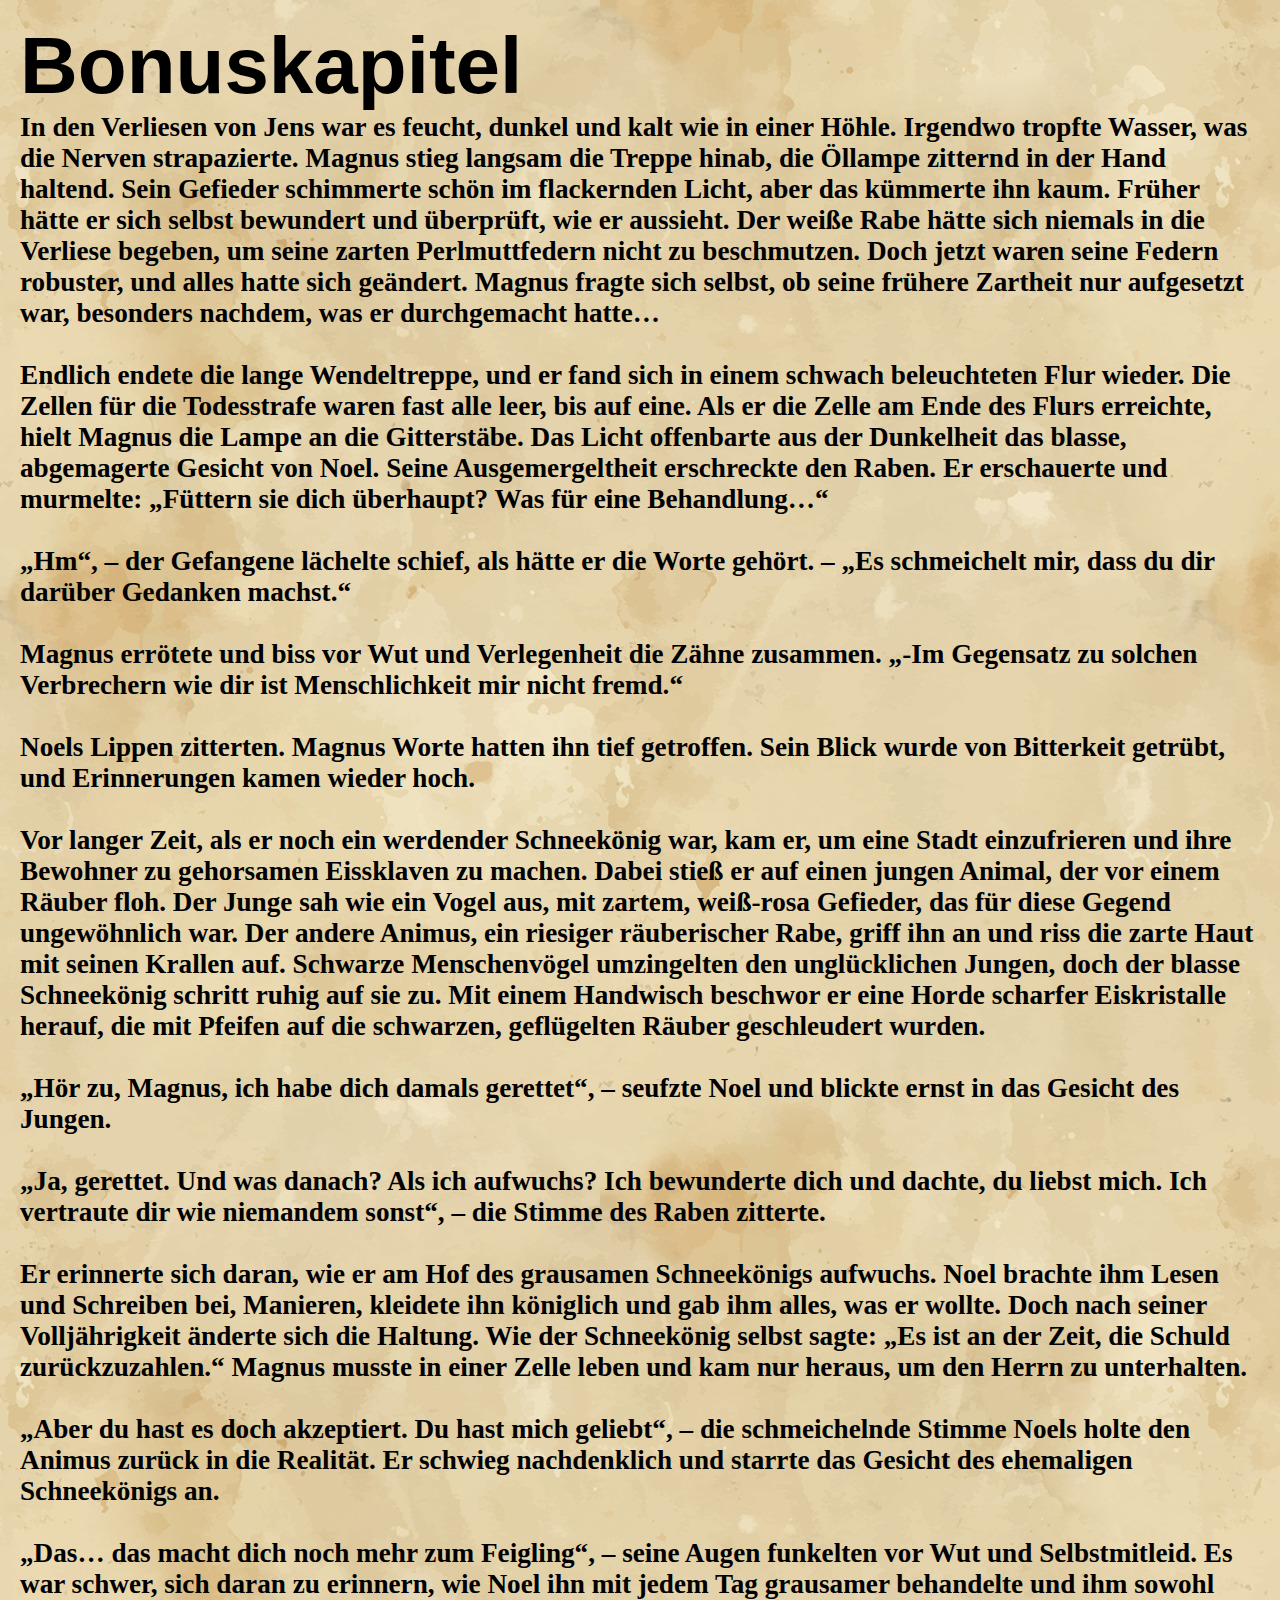
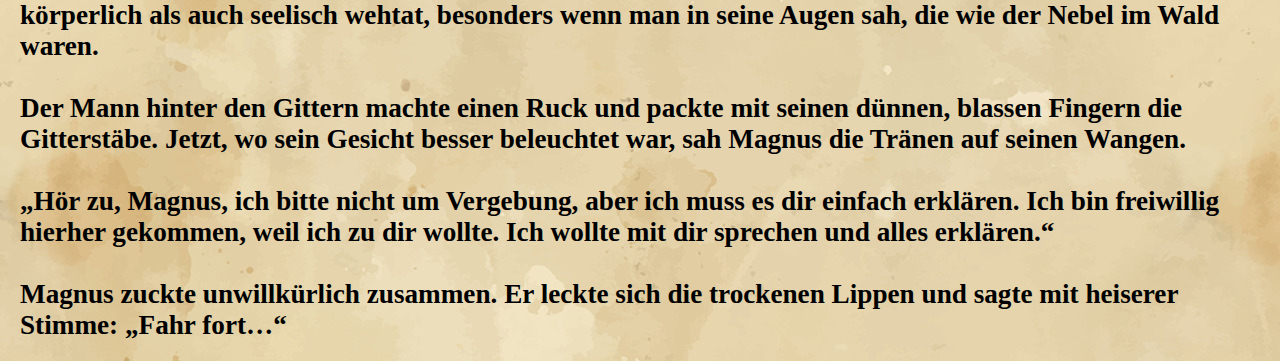
<file: AdditionalChapter.html>
<!DOCTYPE html>
<head>
<link rel="stylesheet" href="GlossaryStyle.css">
<link href="https://fonts.cdnfonts.com/css/hitch-hike" rel="stylesheet">
<title>Bonuskapitel</title>
</head>
<body style="margin:20px;">
	<div class="m">Bonuskapitel</div>
	<div>In den Verliesen von Jens war es feucht, dunkel und kalt wie in einer Höhle. Irgendwo tropfte Wasser, was die Nerven strapazierte. Magnus stieg langsam die Treppe hinab, die Öllampe zitternd in der Hand haltend. Sein Gefieder schimmerte schön im flackernden Licht, aber das kümmerte ihn kaum. Früher hätte er sich selbst bewundert und überprüft, wie er aussieht. Der weiße Rabe hätte sich niemals in die Verliese begeben, um seine zarten Perlmuttfedern nicht zu beschmutzen. Doch jetzt waren seine Federn robuster, und alles hatte sich geändert. Magnus fragte sich selbst, ob seine frühere Zartheit nur aufgesetzt war, besonders nachdem, was er durchgemacht hatte…
 <br/> <br/>
Endlich endete die lange Wendeltreppe, und er fand sich in einem schwach beleuchteten Flur wieder. Die Zellen für die Todesstrafe waren fast alle leer, bis auf eine. Als er die Zelle am Ende des Flurs erreichte, hielt Magnus die Lampe an die Gitterstäbe. Das Licht offenbarte aus der Dunkelheit das blasse, abgemagerte Gesicht von Noel. Seine Ausgemergeltheit erschreckte den Raben. Er erschauerte und murmelte: „Füttern sie dich überhaupt? Was für eine Behandlung…“
  <br/> <br/>
„Hm“, – der Gefangene lächelte schief, als hätte er die Worte gehört. – „Es schmeichelt mir, dass du dir darüber Gedanken machst.“
  <br/> <br/>
Magnus errötete und biss vor Wut und Verlegenheit die Zähne zusammen. „-Im Gegensatz zu solchen Verbrechern wie dir ist Menschlichkeit mir nicht fremd.“
  <br/> <br/>
Noels Lippen zitterten. Magnus Worte hatten ihn tief getroffen. Sein Blick wurde von Bitterkeit getrübt, und Erinnerungen kamen wieder hoch.
  <br/> <br/>
Vor langer Zeit, als er noch ein werdender Schneekönig war, kam er, um eine Stadt einzufrieren und ihre Bewohner zu gehorsamen Eissklaven zu machen. Dabei stieß er auf einen jungen Animal, der vor einem Räuber floh. Der Junge sah wie ein Vogel aus, mit zartem, weiß-rosa Gefieder, das für diese Gegend ungewöhnlich war. Der andere Animus, ein riesiger räuberischer Rabe, griff ihn an und riss die zarte Haut mit seinen Krallen auf. Schwarze Menschenvögel umzingelten den unglücklichen Jungen, doch der blasse Schneekönig schritt ruhig auf sie zu. Mit einem Handwisch beschwor er eine Horde scharfer Eiskristalle herauf, die mit Pfeifen auf die schwarzen, geflügelten Räuber geschleudert wurden.
  <br/> <br/>
„Hör zu, Magnus, ich habe dich damals gerettet“, – seufzte Noel und blickte ernst in das Gesicht des Jungen.
  <br/> <br/>
„Ja, gerettet. Und was danach? Als ich aufwuchs? Ich bewunderte dich und dachte, du liebst mich. Ich vertraute dir wie niemandem sonst“, – die Stimme des Raben zitterte.
  <br/> <br/>
Er erinnerte sich daran, wie er am Hof des grausamen Schneekönigs aufwuchs. Noel brachte ihm Lesen und Schreiben bei, Manieren, kleidete ihn königlich und gab ihm alles, was er wollte. Doch nach seiner Volljährigkeit änderte sich die Haltung. Wie der Schneekönig selbst sagte: „Es ist an der Zeit, die Schuld zurückzuzahlen.“ Magnus musste in einer Zelle leben und kam nur heraus, um den Herrn zu unterhalten.
  <br/> <br/>
„Aber du hast es doch akzeptiert. Du hast mich geliebt“, – die schmeichelnde Stimme Noels holte den Animus zurück in die Realität. Er schwieg nachdenklich und starrte das Gesicht des ehemaligen Schneekönigs an.
  <br/> <br/>
„Das… das macht dich noch mehr zum Feigling“, – seine Augen funkelten vor Wut und Selbstmitleid. Es war schwer, sich daran zu erinnern, wie Noel ihn mit jedem Tag grausamer behandelte und ihm sowohl körperlich als auch seelisch wehtat, besonders wenn man in seine Augen sah, die wie der Nebel im Wald waren.
  <br/> <br/>
Der Mann hinter den Gittern machte einen Ruck und packte mit seinen dünnen, blassen Fingern die Gitterstäbe. Jetzt, wo sein Gesicht besser beleuchtet war, sah Magnus die Tränen auf seinen Wangen.
  <br/> <br/>
„Hör zu, Magnus, ich bitte nicht um Vergebung, aber ich muss es dir einfach erklären. Ich bin freiwillig hierher gekommen, weil ich zu dir wollte. Ich wollte mit dir sprechen und alles erklären.“
  <br/> <br/>
Magnus zuckte unwillkürlich zusammen. Er leckte sich die trockenen Lippen und sagte mit heiserer Stimme: „Fahr fort…“</div>
</body>
</html>
</file>
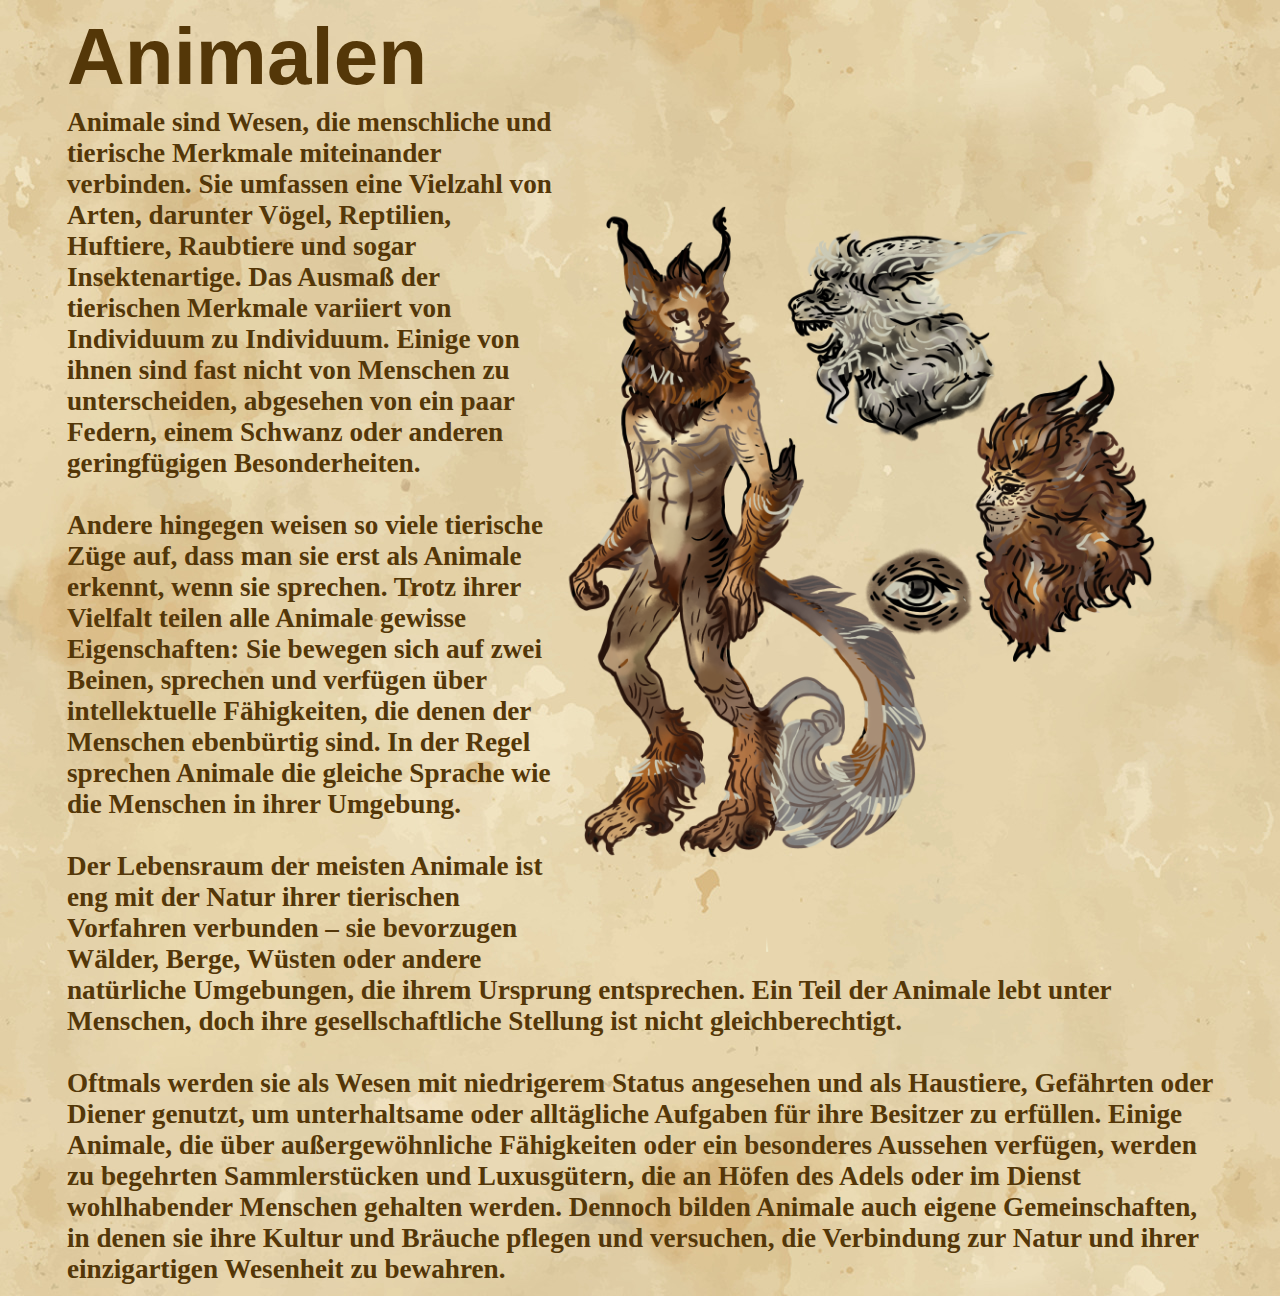
<file: Animalen.html>
<!DOCTYPE html>
<head>
<link rel="stylesheet" href="GlossaryStyle.css">
<link href="https://fonts.cdnfonts.com/css/hitch-hike" rel="stylesheet">
<title>Animalen</title>
</head>
<body style="color:#543708;">
<table>
<tr>
	<td class="m" >Animalen</td>
</tr>
<tr>
	<td><img src="Animal.PNG"/>
	<div>Animale sind Wesen, die menschliche und tierische Merkmale miteinander verbinden. Sie umfassen eine Vielzahl von Arten, darunter Vögel, Reptilien, Huftiere, Raubtiere und sogar Insektenartige. Das Ausmaß der tierischen Merkmale variiert von Individuum zu Individuum. Einige von ihnen sind fast nicht von Menschen zu unterscheiden, abgesehen von ein paar Federn, einem Schwanz oder anderen geringfügigen Besonderheiten. 
<br/><br/>
Andere hingegen weisen so viele tierische Züge auf, dass man sie erst als Animale erkennt, wenn sie sprechen. Trotz ihrer Vielfalt teilen alle Animale gewisse Eigenschaften: Sie bewegen sich auf zwei Beinen, sprechen und verfügen über intellektuelle Fähigkeiten, die denen der Menschen ebenbürtig sind. In der Regel sprechen Animale die gleiche Sprache wie die Menschen in ihrer Umgebung. 
<br/><br/>
Der Lebensraum der meisten Animale ist eng mit der Natur ihrer tierischen Vorfahren verbunden – sie bevorzugen Wälder, Berge, Wüsten oder andere natürliche Umgebungen, die ihrem Ursprung entsprechen. Ein Teil der Animale lebt unter Menschen, doch ihre gesellschaftliche Stellung ist nicht gleichberechtigt. 
<br/><br/>
Oftmals werden sie als Wesen mit niedrigerem Status angesehen und als Haustiere, Gefährten oder Diener genutzt, um unterhaltsame oder alltägliche Aufgaben für ihre Besitzer zu erfüllen. Einige Animale, die über außergewöhnliche Fähigkeiten oder ein besonderes Aussehen verfügen, werden zu begehrten Sammlerstücken und Luxusgütern, die an Höfen des Adels oder im Dienst wohlhabender Menschen gehalten werden. Dennoch bilden Animale auch eigene Gemeinschaften, in denen sie ihre Kultur und Bräuche pflegen und versuchen, die Verbindung zur Natur und ihrer einzigartigen Wesenheit zu bewahren.
</div>
</tr>
</table>
</body>
</html>
</file>
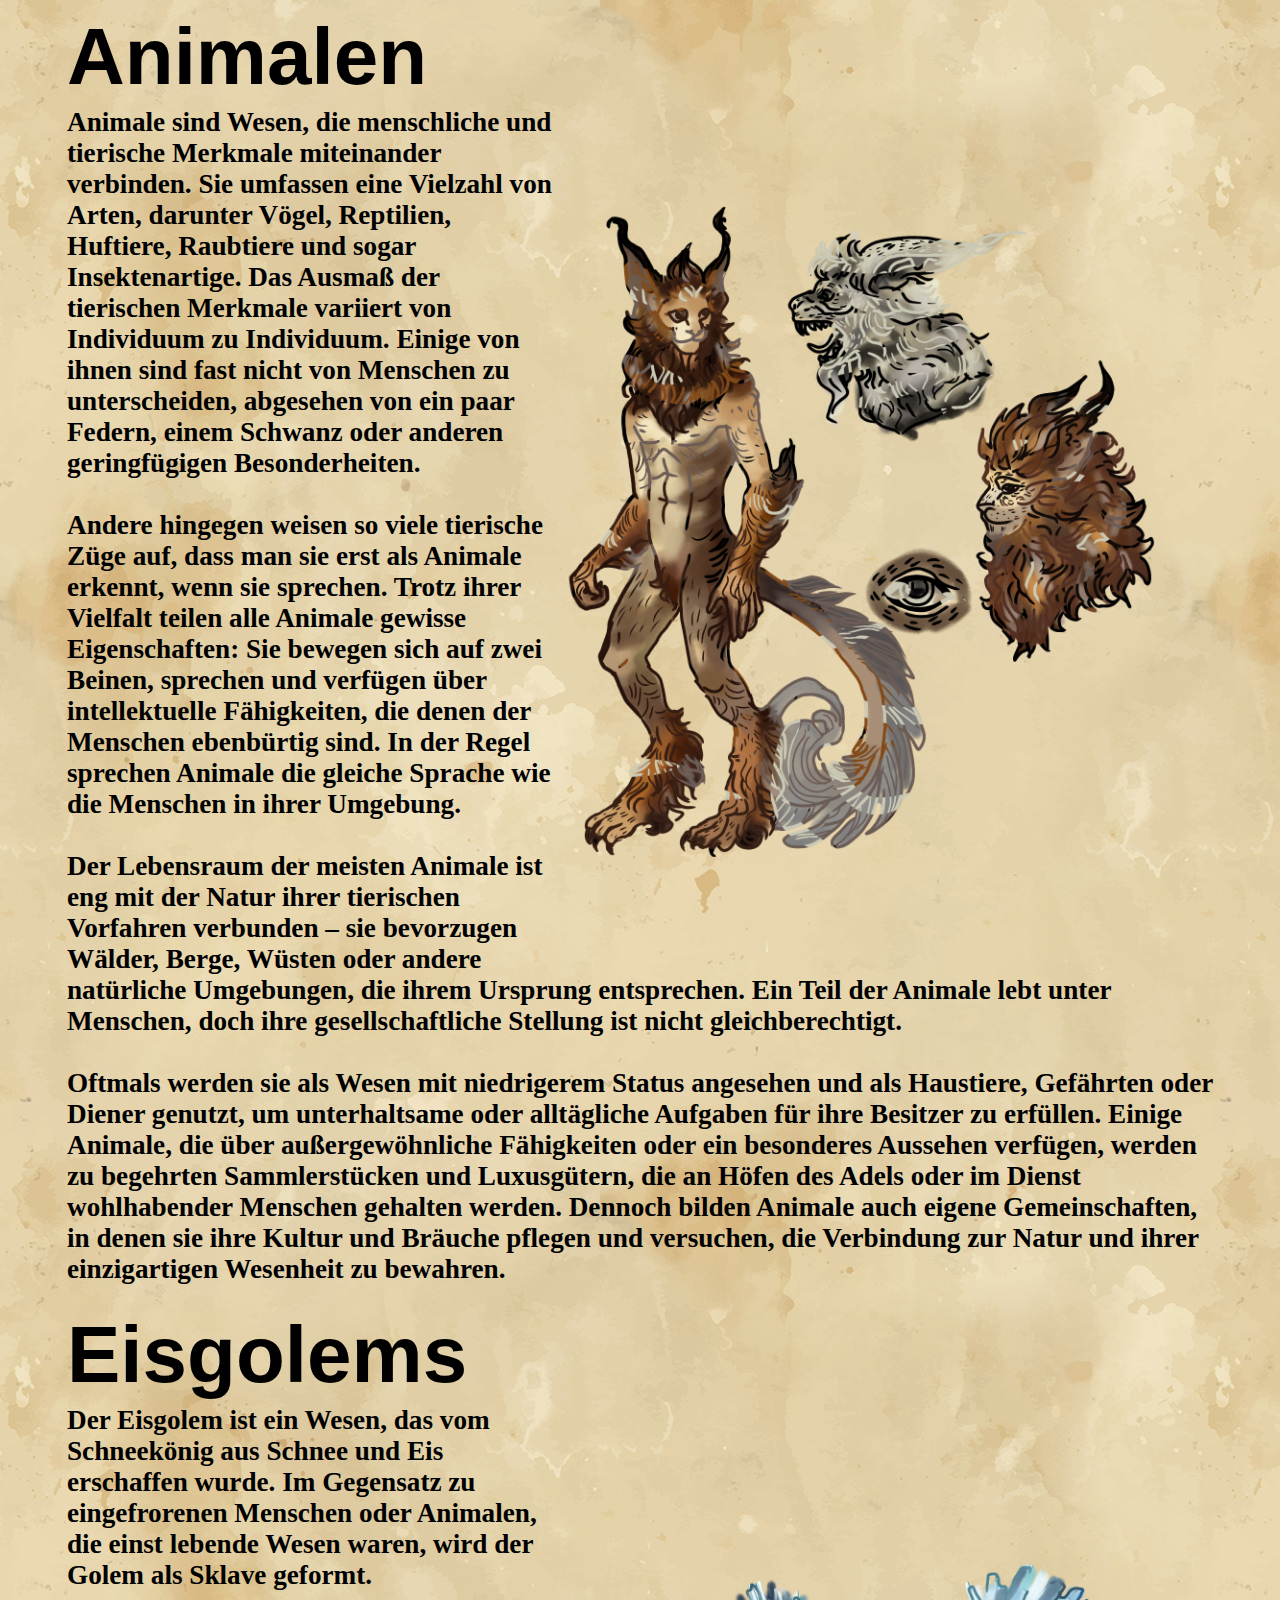
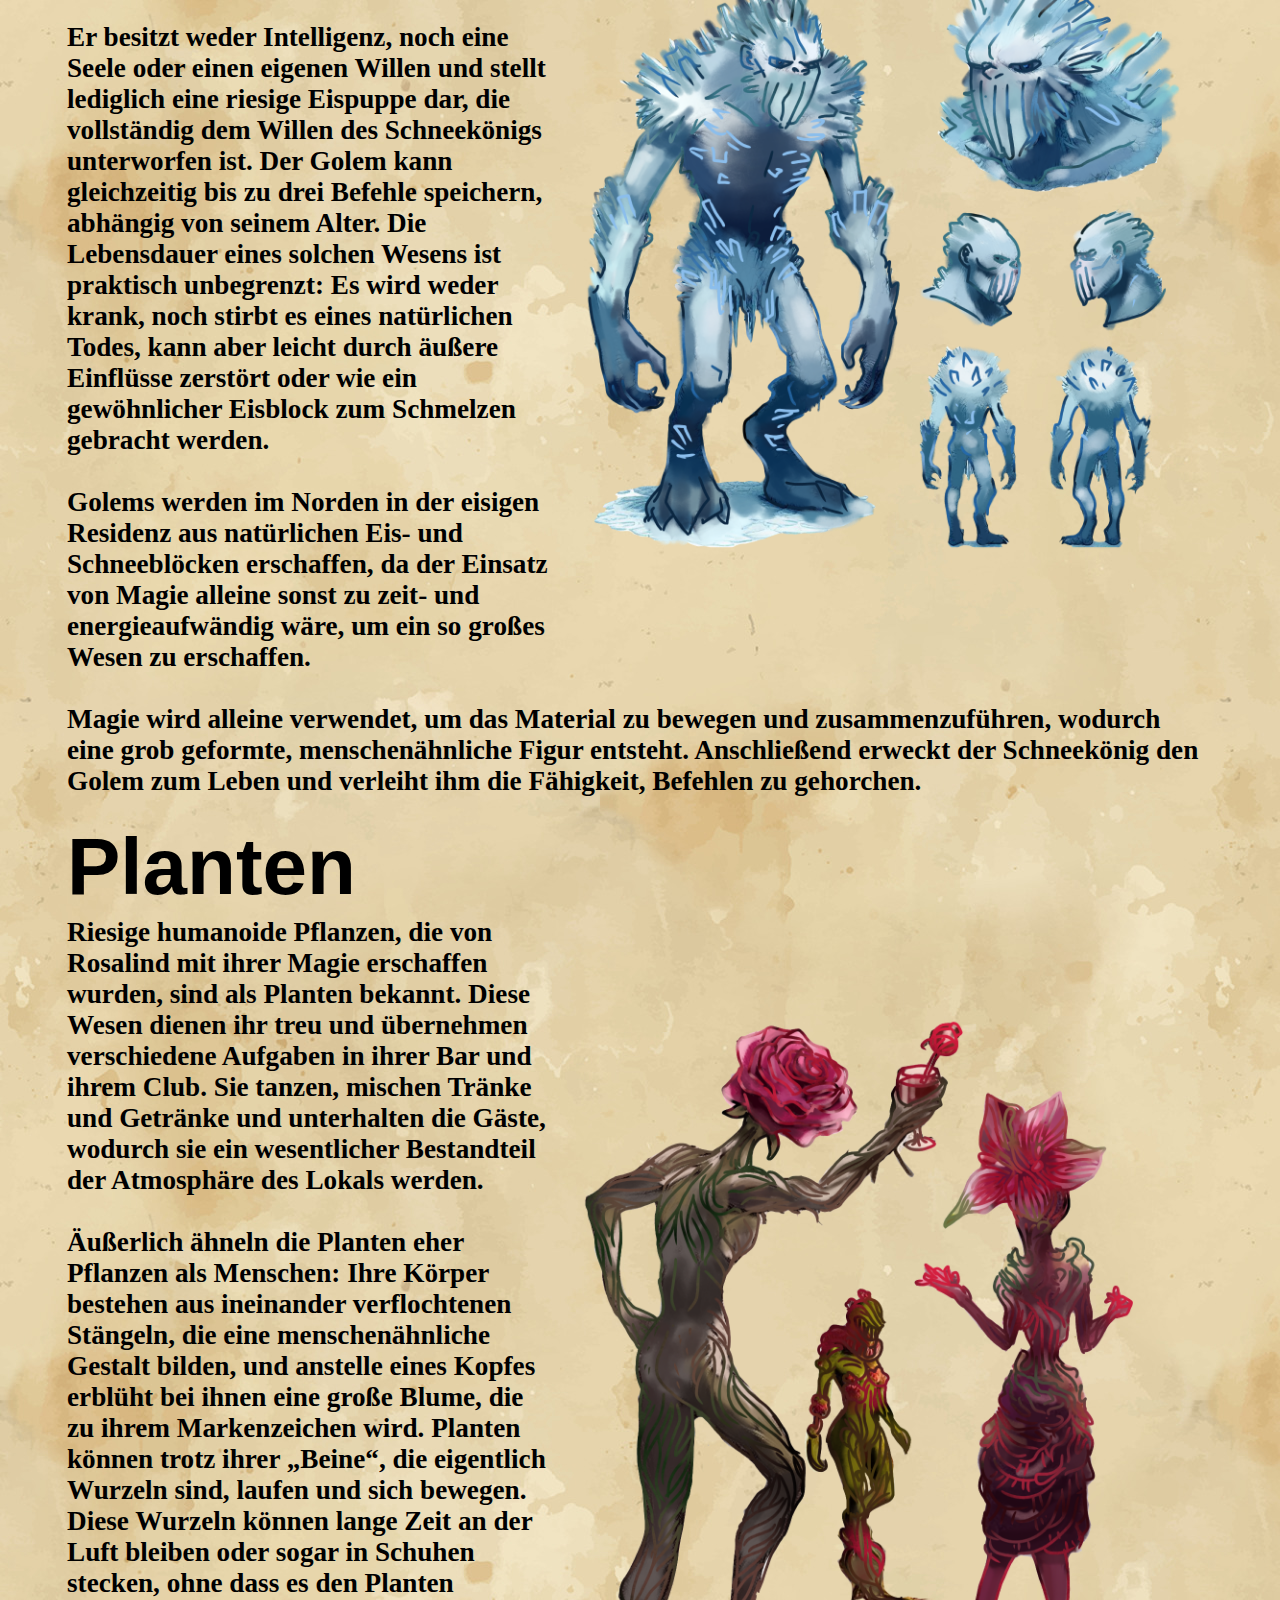
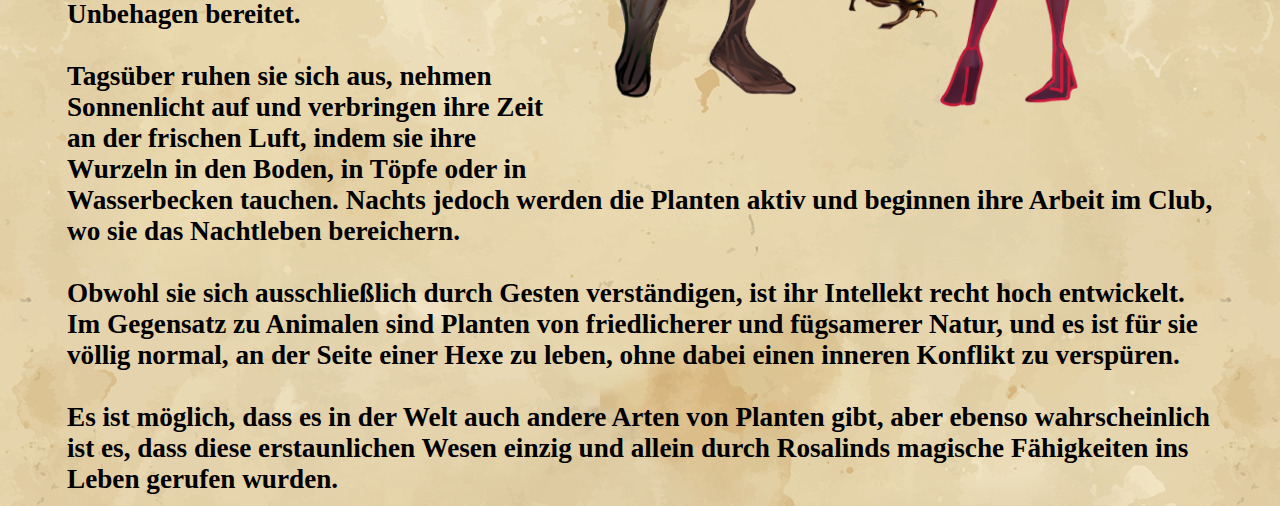
<file: Bestiary.html>
<html>
<head>
<link rel="stylesheet" href="GlossaryStyle.css">
<link href="https://fonts.cdnfonts.com/css/hitch-hike" rel="stylesheet">
<title>Bestiary</title>
</head>
  <table>
<tr>
	<td class="m" >Animalen</td>
</tr>
<tr>
	<td><img src="Animal.PNG"/>
	<div>Animale sind Wesen, die menschliche und tierische Merkmale miteinander verbinden. Sie umfassen eine Vielzahl von Arten, darunter Vögel, Reptilien, Huftiere, Raubtiere und sogar Insektenartige. Das Ausmaß der tierischen Merkmale variiert von Individuum zu Individuum. Einige von ihnen sind fast nicht von Menschen zu unterscheiden, abgesehen von ein paar Federn, einem Schwanz oder anderen geringfügigen Besonderheiten. 
<br/><br/>
Andere hingegen weisen so viele tierische Züge auf, dass man sie erst als Animale erkennt, wenn sie sprechen. Trotz ihrer Vielfalt teilen alle Animale gewisse Eigenschaften: Sie bewegen sich auf zwei Beinen, sprechen und verfügen über intellektuelle Fähigkeiten, die denen der Menschen ebenbürtig sind. In der Regel sprechen Animale die gleiche Sprache wie die Menschen in ihrer Umgebung. 
<br/><br/>
Der Lebensraum der meisten Animale ist eng mit der Natur ihrer tierischen Vorfahren verbunden – sie bevorzugen Wälder, Berge, Wüsten oder andere natürliche Umgebungen, die ihrem Ursprung entsprechen. Ein Teil der Animale lebt unter Menschen, doch ihre gesellschaftliche Stellung ist nicht gleichberechtigt. 
<br/><br/>
Oftmals werden sie als Wesen mit niedrigerem Status angesehen und als Haustiere, Gefährten oder Diener genutzt, um unterhaltsame oder alltägliche Aufgaben für ihre Besitzer zu erfüllen. Einige Animale, die über außergewöhnliche Fähigkeiten oder ein besonderes Aussehen verfügen, werden zu begehrten Sammlerstücken und Luxusgütern, die an Höfen des Adels oder im Dienst wohlhabender Menschen gehalten werden. Dennoch bilden Animale auch eigene Gemeinschaften, in denen sie ihre Kultur und Bräuche pflegen und versuchen, die Verbindung zur Natur und ihrer einzigartigen Wesenheit zu bewahren.
</div>
</tr>
</table>
<br/>
<table>
<tr>
	<td class="m" >Eisgolems</td>
</tr>
<tr>
	<td><img src="Golem.PNG"/>
	<div>Der Eisgolem ist ein Wesen, das vom Schneekönig aus Schnee und Eis erschaffen wurde. Im Gegensatz zu eingefrorenen Menschen oder Animalen, die einst lebende Wesen waren, wird der Golem als Sklave geformt. 
<br/><br/>
Er besitzt weder Intelligenz, noch eine Seele oder einen eigenen Willen und stellt lediglich eine riesige Eispuppe dar, die vollständig dem Willen des Schneekönigs unterworfen ist. Der Golem kann gleichzeitig bis zu drei Befehle speichern, abhängig von seinem Alter. Die Lebensdauer eines solchen Wesens ist praktisch unbegrenzt: Es wird weder krank, noch stirbt es eines natürlichen Todes, kann aber leicht durch äußere Einflüsse zerstört oder wie ein gewöhnlicher Eisblock zum Schmelzen gebracht werden. 
<br/><br/>
Golems werden im Norden in der eisigen Residenz aus natürlichen Eis- und Schneeblöcken erschaffen, da der Einsatz von Magie alleine sonst zu zeit- und energieaufwändig wäre, um ein so großes Wesen zu erschaffen.
<br/><br/>
Magie wird alleine verwendet, um das Material zu bewegen und zusammenzuführen, wodurch eine grob geformte, menschenähnliche Figur entsteht. Anschließend erweckt der Schneekönig den Golem zum Leben und verleiht ihm die Fähigkeit, Befehlen zu gehorchen.
</div>
</tr>
</table>
<br/>
<table>
<tr>
	<td class="m" >Planten</td>
</tr>
<tr>
	<td><img src="Plant.PNG"/>
	<div>Riesige humanoide Pflanzen, die von Rosalind mit ihrer Magie erschaffen wurden, sind als Planten bekannt. Diese Wesen dienen ihr treu und übernehmen verschiedene Aufgaben in ihrer Bar und ihrem Club. Sie tanzen, mischen Tränke und Getränke und unterhalten die Gäste, wodurch sie ein wesentlicher Bestandteil der Atmosphäre des Lokals werden. 
<br/><br/>
Äußerlich ähneln die Planten eher Pflanzen als Menschen: Ihre Körper bestehen aus ineinander verflochtenen Stängeln, die eine menschenähnliche Gestalt bilden, und anstelle eines Kopfes erblüht bei ihnen eine große Blume, die zu ihrem Markenzeichen wird. Planten können trotz ihrer „Beine“, die eigentlich Wurzeln sind, laufen und sich bewegen. Diese Wurzeln können lange Zeit an der Luft bleiben oder sogar in Schuhen stecken, ohne dass es den Planten Unbehagen bereitet. 
<br/><br/>
Tagsüber ruhen sie sich aus, nehmen Sonnenlicht auf und verbringen ihre Zeit an der frischen Luft, indem sie ihre Wurzeln in den Boden, in Töpfe oder in Wasserbecken tauchen. Nachts jedoch werden die Planten aktiv und beginnen ihre Arbeit im Club, wo sie das Nachtleben bereichern. 
<br/><br/>
Obwohl sie sich ausschließlich durch Gesten verständigen, ist ihr Intellekt recht hoch entwickelt. Im Gegensatz zu Animalen sind Planten von friedlicherer und fügsamerer Natur, und es ist für sie völlig normal, an der Seite einer Hexe zu leben, ohne dabei einen inneren Konflikt zu verspüren. 
<br/><br/>
Es ist möglich, dass es in der Welt auch andere Arten von Planten gibt, aber ebenso wahrscheinlich ist es, dass diese erstaunlichen Wesen einzig und allein durch Rosalinds magische Fähigkeiten ins Leben gerufen wurden.
</div>
</tr>
</table>
</html>
</file>
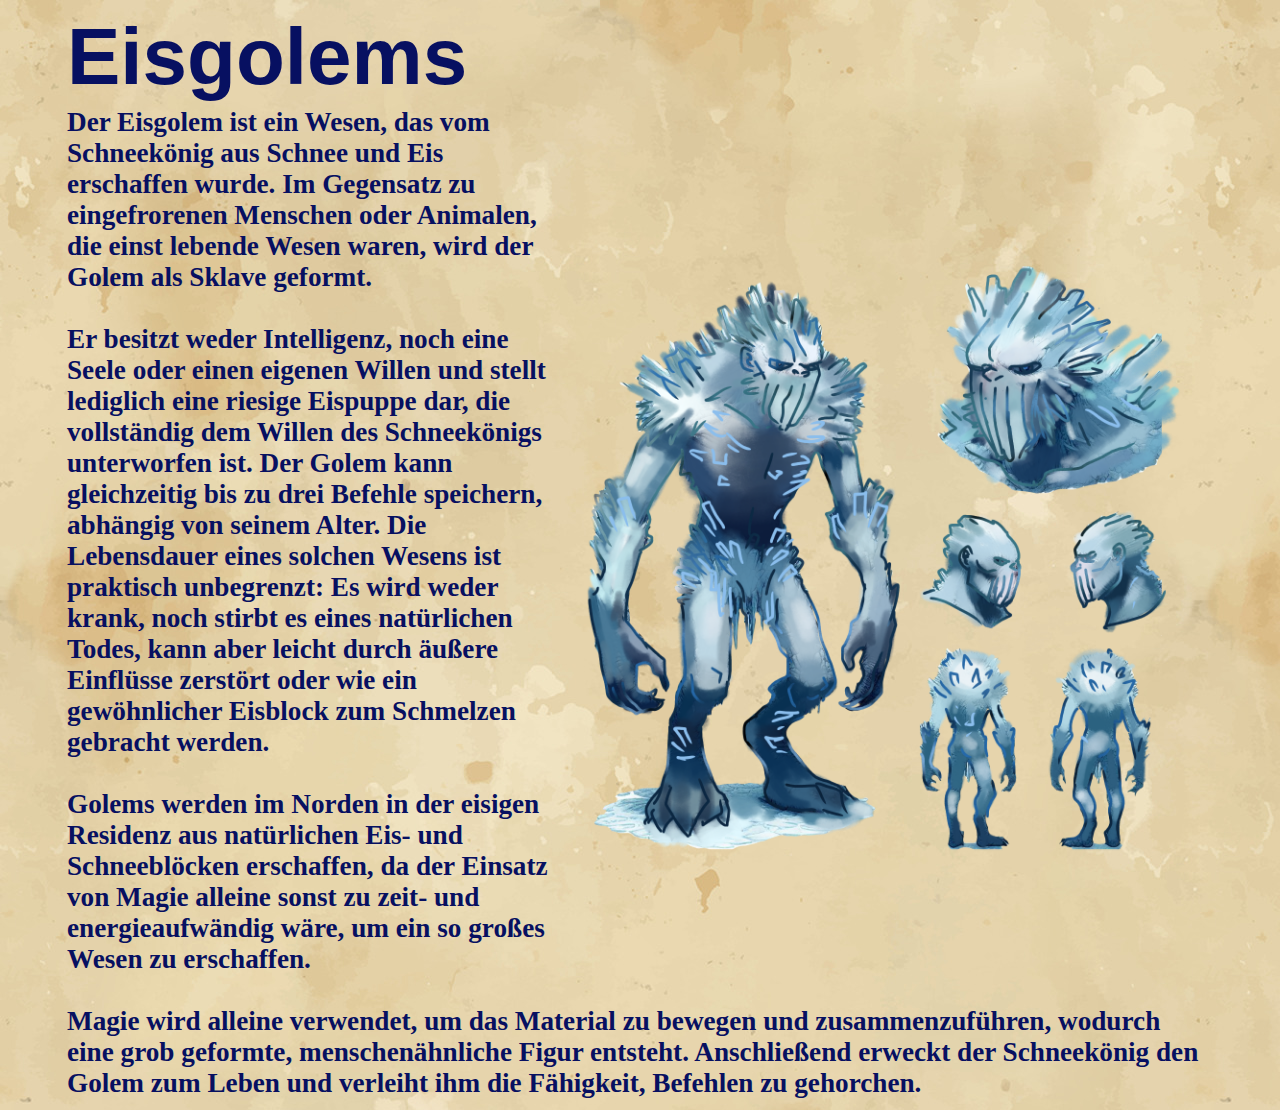
<file: Eisgolems.html>
<!DOCTYPE html>
<head>
<link rel="stylesheet" href="GlossaryStyle.css">
<link href="https://fonts.cdnfonts.com/css/hitch-hike" rel="stylesheet">
<title>Eisgolems</title>
</head>
<body style="color:#071061;">
<table>
<tr>
	<td class="m" >Eisgolems</td>
</tr>
<tr>
	<td><img src="Golem.PNG"/>
	<div>Der Eisgolem ist ein Wesen, das vom Schneekönig aus Schnee und Eis erschaffen wurde. Im Gegensatz zu eingefrorenen Menschen oder Animalen, die einst lebende Wesen waren, wird der Golem als Sklave geformt. 
<br/><br/>
Er besitzt weder Intelligenz, noch eine Seele oder einen eigenen Willen und stellt lediglich eine riesige Eispuppe dar, die vollständig dem Willen des Schneekönigs unterworfen ist. Der Golem kann gleichzeitig bis zu drei Befehle speichern, abhängig von seinem Alter. Die Lebensdauer eines solchen Wesens ist praktisch unbegrenzt: Es wird weder krank, noch stirbt es eines natürlichen Todes, kann aber leicht durch äußere Einflüsse zerstört oder wie ein gewöhnlicher Eisblock zum Schmelzen gebracht werden. 
<br/><br/>
Golems werden im Norden in der eisigen Residenz aus natürlichen Eis- und Schneeblöcken erschaffen, da der Einsatz von Magie alleine sonst zu zeit- und energieaufwändig wäre, um ein so großes Wesen zu erschaffen.
<br/><br/>
Magie wird alleine verwendet, um das Material zu bewegen und zusammenzuführen, wodurch eine grob geformte, menschenähnliche Figur entsteht. Anschließend erweckt der Schneekönig den Golem zum Leben und verleiht ihm die Fähigkeit, Befehlen zu gehorchen.
</div>
</tr>
</table>
</body>
</html>
</file>
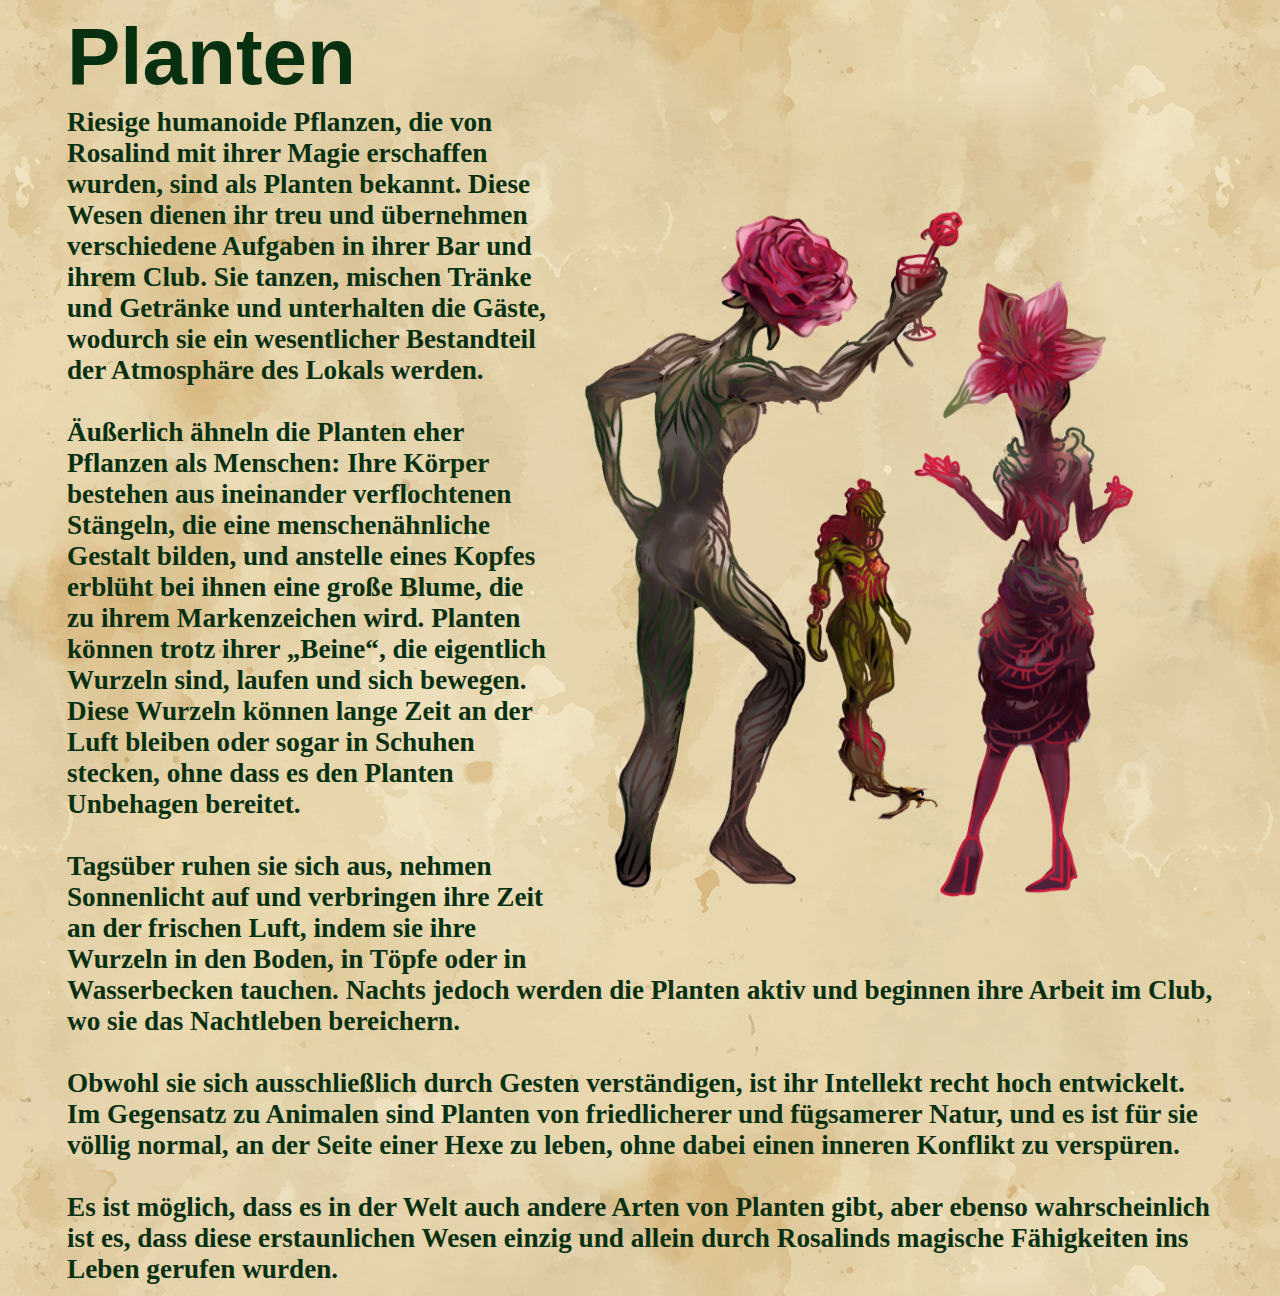
<file: Planten.html>
<!DOCTYPE html>
<head>
<link rel="stylesheet" href="GlossaryStyle.css">
<link href="https://fonts.cdnfonts.com/css/hitch-hike" rel="stylesheet">
<title>Planten</title>
</head>
<body style="color:#073010;">
<table>
<tr>
	<td class="m" >Planten</td>
</tr>
<tr>
	<td><img src="Plant.PNG"/>
	<div>Riesige humanoide Pflanzen, die von Rosalind mit ihrer Magie erschaffen wurden, sind als Planten bekannt. Diese Wesen dienen ihr treu und übernehmen verschiedene Aufgaben in ihrer Bar und ihrem Club. Sie tanzen, mischen Tränke und Getränke und unterhalten die Gäste, wodurch sie ein wesentlicher Bestandteil der Atmosphäre des Lokals werden. 
<br/><br/>
Äußerlich ähneln die Planten eher Pflanzen als Menschen: Ihre Körper bestehen aus ineinander verflochtenen Stängeln, die eine menschenähnliche Gestalt bilden, und anstelle eines Kopfes erblüht bei ihnen eine große Blume, die zu ihrem Markenzeichen wird. Planten können trotz ihrer „Beine“, die eigentlich Wurzeln sind, laufen und sich bewegen. Diese Wurzeln können lange Zeit an der Luft bleiben oder sogar in Schuhen stecken, ohne dass es den Planten Unbehagen bereitet. 
<br/><br/>
Tagsüber ruhen sie sich aus, nehmen Sonnenlicht auf und verbringen ihre Zeit an der frischen Luft, indem sie ihre Wurzeln in den Boden, in Töpfe oder in Wasserbecken tauchen. Nachts jedoch werden die Planten aktiv und beginnen ihre Arbeit im Club, wo sie das Nachtleben bereichern. 
<br/><br/>
Obwohl sie sich ausschließlich durch Gesten verständigen, ist ihr Intellekt recht hoch entwickelt. Im Gegensatz zu Animalen sind Planten von friedlicherer und fügsamerer Natur, und es ist für sie völlig normal, an der Seite einer Hexe zu leben, ohne dabei einen inneren Konflikt zu verspüren. 
<br/><br/>
Es ist möglich, dass es in der Welt auch andere Arten von Planten gibt, aber ebenso wahrscheinlich ist es, dass diese erstaunlichen Wesen einzig und allein durch Rosalinds magische Fähigkeiten ins Leben gerufen wurden.
</div>
</tr>
</table>
</body>
</html>
</file>
<file: GlossaryStyle.css>
body {
	background: url("25881.jpg");
}

.m {
	font-size: 5em;
	font-weight: 700;
	font-family: 'Hitch Hike', sans-serif;
}

table {
	margin-left:auto;
	margin-right:auto;
	width: 90vw;
}

img {
	max-width: 100%;
	width: 39em;
	height: auto; 
	float: right;
	margin-right: 2em;
	border-radius: 15px;
}

div {
	font: 1.7em serif;
	
	word-break: break-word;
	word-wrap: break-word;
	overflow-wrap: break-word;
	font-weight: 700;
}


/*tr :first-child {
  width: 0;
  white-space: nowrap;
}

tr :last-child {
  width: 100%;
}*/
</file>
